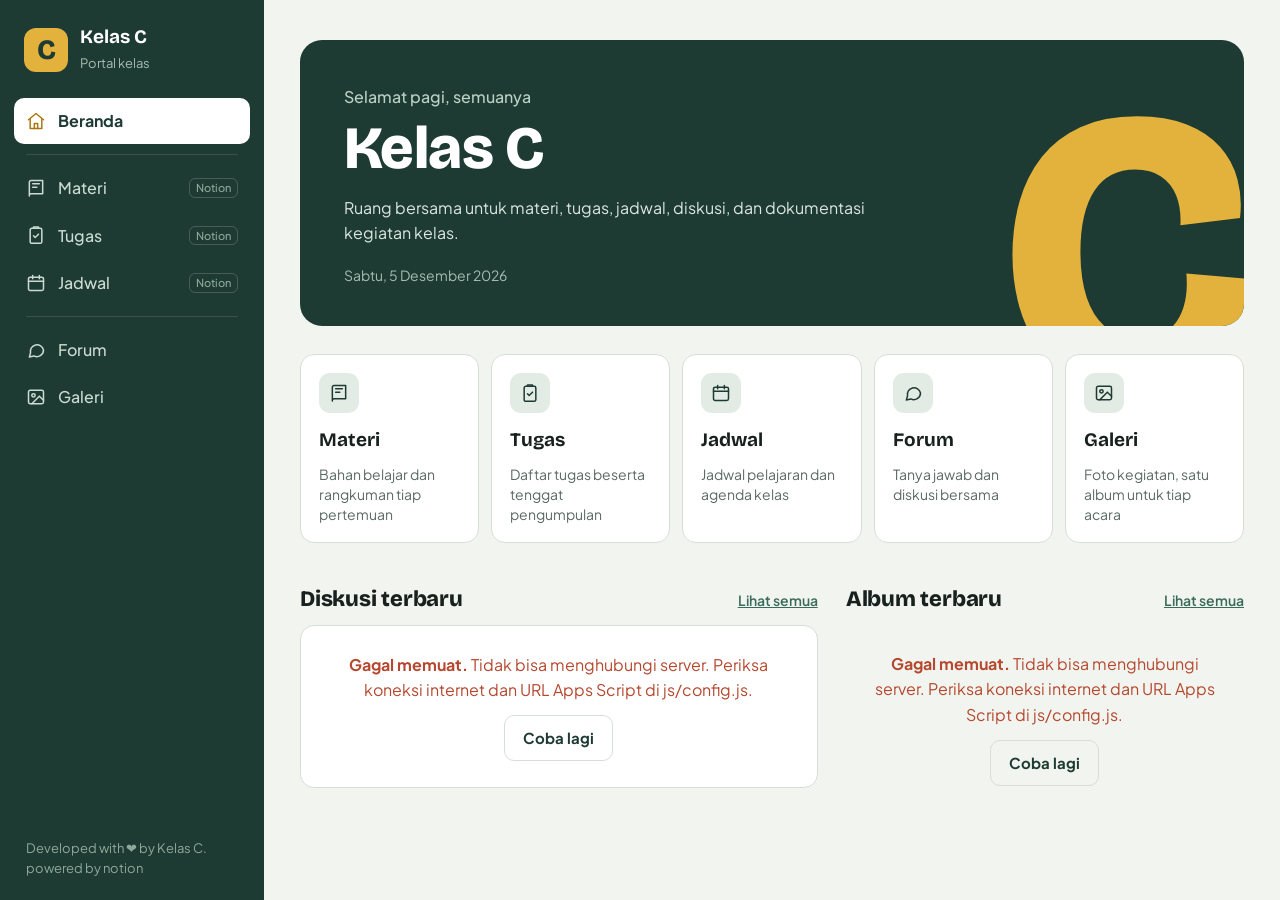
<file: index.html>
<!DOCTYPE html>
<html lang="id">
<head>
  <meta charset="UTF-8">
  <meta name="viewport" content="width=device-width, initial-scale=1">
  <title>Portal Kelas C</title>
  <meta name="description" content="Portal Kelas C: materi, tugas, jadwal, forum diskusi, dan galeri kegiatan.">
  <meta name="theme-color" content="#1E3B33">
  <link rel="icon" href="data:image/svg+xml,%3Csvg xmlns='http://www.w3.org/2000/svg' viewBox='0 0 64 64'%3E%3Crect width='64' height='64' rx='14' fill='%23E3B23C'/%3E%3Ctext x='50%25' y='56%25' text-anchor='middle' dominant-baseline='middle' font-family='Arial' font-weight='700' font-size='40' fill='%231E3B33'%3EC%3C/text%3E%3C/svg%3E">
  <link rel="preconnect" href="https://fonts.googleapis.com">
  <link rel="preconnect" href="https://fonts.gstatic.com" crossorigin>
  <link href="https://fonts.googleapis.com/css2?family=Bricolage+Grotesque:opsz,wght@12..96,600;12..96,800&family=Plus+Jakarta+Sans:wght@400;500;600;700&display=swap" rel="stylesheet">
  <link rel="stylesheet" href="css/style.css">
</head>
<body>

  <!-- Sidebar -->
  <aside class="sidebar" id="sidebar" aria-label="Menu utama">
    <a class="merek" href="#beranda">
      <span class="merek-huruf" id="merekHuruf">C</span>
      <span><strong id="merekNama">C Class</strong><small>Portal kelas</small></span>
    </a>
    <nav class="nav" id="nav"></nav>
    <p class="sidebar-kaki">Developed with ❤️ by Kelas C. powered by notion</p>
  </aside>
  <div class="tirai" id="tirai" hidden></div>

  <!-- Isi utama -->
  <div class="utama">
    <header class="bilah-atas">
      <button class="tombol-menu" id="tombolMenu" type="button" aria-label="Buka menu"
              aria-controls="sidebar" aria-expanded="false" data-ikon="menu"></button>
      <span class="bilah-judul" id="bilahJudul">Kelas C</span>
    </header>
    <main id="view" tabindex="-1"></main>
  </div>

  <!-- Lapisan Notion layar penuh -->
  <section class="notion" id="notion" hidden aria-label="Halaman Notion">
    <div class="notion-bar">
      <button class="tombol-kembali" id="notionKembali" type="button" data-ikon="kembali">Beranda</button>
      <strong class="notion-judul" id="notionJudul"></strong>
      <div class="notion-aksi">
        <a class="tombol-ikon" id="notionBaru" target="_blank" rel="noopener"
           title="Buka di tab baru" aria-label="Buka di tab baru" data-ikon="keluar"></a>
        <button class="tombol-ikon" id="notionPenuh" type="button"
                title="Layar penuh" aria-label="Layar penuh" data-ikon="perbesar"></button>
      </div>
    </div>
    <div class="notion-isi">
      <div class="notion-muat" id="notionMuat"><span class="putar"></span><span>Memuat halaman…</span></div>
      <iframe id="notionFrame" title="Konten Notion" allow="fullscreen; clipboard-write"></iframe>
      <div class="notion-kosong" id="notionKosong" hidden></div>
    </div>
  </section>

  <!-- Penampil foto -->
  <div class="lightbox" id="lightbox" hidden role="dialog" aria-modal="true" aria-label="Penampil foto">
    <button class="lb-tombol lb-tutup" id="lbTutup" type="button" aria-label="Tutup" data-ikon="tutup"></button>
    <button class="lb-tombol lb-sebelum" id="lbSebelum" type="button" aria-label="Foto sebelumnya" data-ikon="kiri"></button>
    <figure class="lb-figur">
      <img id="lbGambar" alt="">
      <figcaption id="lbKet"></figcaption>
    </figure>
    <button class="lb-tombol lb-berikut" id="lbBerikut" type="button" aria-label="Foto berikutnya" data-ikon="kanan"></button>
    <a class="lb-unduh" id="lbUnduh" target="_blank" rel="noopener" data-ikon="unduh">Unduh</a>
    <button class="lb-hapus" id="lbHapus" type="button" aria-label="Hapus foto" data-ikon="sampah">Hapus</button>
  </div>

  <div class="toast" id="toast" role="status" aria-live="polite"></div>

  <script src="js/config.js"></script>
  <script src="js/app.js"></script>
</body>
</html>
</file>
<file: css/style.css>
/* Portal Kelas C: gaya tampilan */
:root {
  --hijau: #1E3B33;       /* warna papan tulis */
  --hijau-2: #28503F;
  --hijau-3: #3A6B58;
  --kertas: #F1F4EF;
  --putih: #FFFFFF;
  --tinta: #18211D;
  --abu: #5B6A63;
  --garis: #D7DED7;
  --kunyit: #E3B23C;      /* aksen */
  --kunyit-tua: #A9790F;
  --bata: #B5482F;        /* galat */
  --font-judul: "Bricolage Grotesque", system-ui, sans-serif;
  --font: "Plus Jakarta Sans", system-ui, -apple-system, "Segoe UI", sans-serif;
  --lebar-sidebar: 264px;
  --r: 14px;
  --r-kecil: 9px;
}

* { box-sizing: border-box; }
[hidden] { display: none !important; }
html { -webkit-text-size-adjust: 100%; }
body {
  margin: 0;
  font-family: var(--font);
  font-size: 16px;
  line-height: 1.6;
  color: var(--tinta);
  background: var(--kertas);
}
body.terkunci { overflow: hidden; }
img { max-width: 100%; display: block; }
a { color: inherit; }
code { font-size: .92em; background: rgba(30,59,51,.08); padding: 1px 6px; border-radius: 5px; }
h1, h2, h3 { font-family: var(--font-judul); font-weight: 800; line-height: 1.15; margin: 0; letter-spacing: -0.01em; }
:focus-visible { outline: 3px solid var(--kunyit); outline-offset: 2px; }
main:focus { outline: none; }
.sr-only { position: absolute; width: 1px; height: 1px; padding: 0; margin: -1px; overflow: hidden; clip: rect(0,0,0,0); border: 0; }

.ikon {
  width: 20px; height: 20px; flex: none;
  fill: none; stroke: currentColor; stroke-width: 1.8;
  stroke-linecap: round; stroke-linejoin: round;
}

/* ---------- Sidebar ---------- */
.sidebar {
  position: fixed; inset: 0 auto 0 0; width: var(--lebar-sidebar);
  background: var(--hijau); color: #E5EDE8;
  display: flex; flex-direction: column;
  padding: 22px 14px; z-index: 40; overflow-y: auto;
}
.merek { display: flex; align-items: center; gap: 12px; text-decoration: none; padding: 4px 10px 24px; }
.merek-huruf {
  width: 44px; height: 44px; border-radius: 12px;
  background: var(--kunyit); color: var(--hijau);
  font-family: var(--font-judul); font-weight: 800; font-size: 28px;
  display: grid; place-items: center;
}
.merek strong { display: block; font-family: var(--font-judul); font-size: 19px; color: #fff; line-height: 1.2; }
.merek small { font-size: 13px; color: #A6BDB1; }

.nav { display: flex; flex-direction: column; gap: 2px; }
.nav a {
  display: flex; align-items: center; gap: 12px;
  padding: 10px 12px; border-radius: 10px;
  text-decoration: none; color: #CBDAD2; font-weight: 500;
}
.nav a span { flex: 1; }
.nav a small { font-size: 11px; color: #8FA89B; border: 1px solid rgba(255,255,255,.18); border-radius: 6px; padding: 0 6px; }
.nav a:hover { background: var(--hijau-2); color: #fff; }
.nav a[aria-current="page"] { background: #fff; color: var(--hijau); font-weight: 700; }
.nav a[aria-current="page"] .ikon { color: var(--kunyit-tua); }
.nav a[aria-current="page"] small { color: var(--abu); border-color: var(--garis); }
.nav-pisah { height: 1px; background: rgba(255,255,255,.12); margin: 8px 12px; }
.sidebar-kaki { margin: auto 0 0; padding: 18px 12px 0; font-size: 13px; line-height: 1.5; color: #8FA89B; }

/* ---------- Tata letak ---------- */
.utama { margin-left: var(--lebar-sidebar); min-height: 100vh; }
.bilah-atas { display: none; }
#view { max-width: 1040px; margin: 0 auto; padding: 40px 36px 72px; }

/* ---------- Beranda ---------- */
.sambut {
  position: relative; overflow: hidden;
  background: var(--hijau); color: #fff;
  border-radius: 22px; padding: 44px 44px 40px; min-height: 260px;
  display: flex; flex-direction: column; justify-content: flex-end;
}
.sambut > *:not(.sambut-huruf) { position: relative; z-index: 1; }
.sambut-huruf {
  position: absolute; right: -10px; bottom: -0.32em;
  font-family: var(--font-judul); font-weight: 800;
  font-size: clamp(240px, 34vw, 400px); line-height: 1;
  color: var(--kunyit); pointer-events: none; user-select: none;
  animation: huruf-masuk .8s cubic-bezier(.2,.7,.2,1) both;
}
@keyframes huruf-masuk { from { transform: translateY(60px) rotate(-8deg); opacity: 0; } }
.sambut .salam { margin: 0 0 4px; color: #BCD1C5; font-weight: 500; }
.sambut h1 { font-size: clamp(38px, 6vw, 60px); max-width: 11ch; }
.sambut-sub { margin: 12px 0 0; max-width: 46ch; color: #DCE7E1; }
.sambut .tanggal { margin: 18px 0 0; font-size: 14px; color: #A6BDB1; }

.pintasan {
  display: grid; grid-template-columns: repeat(auto-fill, minmax(178px, 1fr));
  gap: 12px; margin: 28px 0 44px;
}
.pintasan a {
  display: flex; flex-direction: column; gap: 8px;
  padding: 18px; background: var(--putih);
  border: 1px solid var(--garis); border-radius: var(--r);
  text-decoration: none;
}
.pintasan a:hover { border-color: var(--hijau-3); }
.pintasan strong { font-family: var(--font-judul); font-size: 19px; margin-top: 4px; }
.pintasan .ket { font-size: 14px; color: var(--abu); line-height: 1.45; }
.ikon-kotak {
  width: 40px; height: 40px; border-radius: 11px;
  background: #E3EBE5; color: var(--hijau);
  display: grid; place-items: center;
}
.ikon-kotak.besar { width: 64px; height: 64px; border-radius: 18px; margin: 0 auto 16px; }
.ikon-kotak.besar .ikon { width: 30px; height: 30px; }

.dua-kolom { display: grid; grid-template-columns: 1.3fr 1fr; gap: 28px; align-items: start; }
.judul-bagian { display: flex; align-items: baseline; justify-content: space-between; gap: 12px; margin-bottom: 12px; }
.judul-bagian h2 { font-size: 22px; }
.judul-bagian a { font-size: 14px; font-weight: 600; color: var(--hijau-3); }

.album-mini { display: grid; gap: 10px; }
.album-mini-item {
  display: flex; align-items: center; gap: 12px; text-decoration: none;
  background: var(--putih); border: 1px solid var(--garis); border-radius: var(--r); padding: 10px;
}
.album-mini-item:hover { border-color: var(--hijau-3); }
.mini-sampul {
  width: 64px; height: 64px; border-radius: 10px; overflow: hidden; flex: none;
  background: #DDE5DF; color: var(--hijau-3); display: grid; place-items: center;
}
.mini-sampul img { width: 100%; height: 100%; object-fit: cover; }
.album-mini-item strong { display: block; line-height: 1.3; }
.album-mini-item small { color: var(--abu); font-size: 13px; }

/* ---------- Kepala halaman ---------- */
.hal-kepala { margin-bottom: 26px; }
.hal-kepala h1 { font-size: clamp(32px, 4.4vw, 44px); margin-bottom: 8px; }
.hal-kepala p { margin: 0; color: var(--abu); max-width: 62ch; }
.hal-kepala .meta { margin-bottom: 8px; }
.tautan-kembali {
  display: inline-flex; align-items: center; gap: 6px;
  margin-bottom: 18px; font-weight: 600; font-size: 15px;
  color: var(--hijau-3); text-decoration: none;
}
.tautan-kembali:hover { text-decoration: underline; }

/* ---------- Panel & formulir ---------- */
.panel {
  background: var(--putih); border: 1px solid var(--garis);
  border-radius: var(--r); padding: 18px 22px; margin-bottom: 24px;
}
.panel h3 { font-size: 19px; margin-bottom: 14px; }
.lipat > summary {
  display: flex; align-items: center; gap: 10px; cursor: pointer;
  font-weight: 700; color: var(--hijau); list-style: none;
}
.lipat > summary::-webkit-details-marker { display: none; }
.lipat[open] > summary { margin-bottom: 18px; }
.lipat > summary .ikon { transition: transform .2s; }
.lipat[open] > summary .ikon { transform: rotate(45deg); }

.form { display: grid; gap: 14px; }
.baris { display: grid; grid-template-columns: 1fr 1fr; gap: 14px; }
.isian { display: grid; gap: 6px; font-size: 14px; font-weight: 600; }
input, textarea {
  font: inherit; font-weight: 400; width: 100%;
  padding: 10px 12px; border: 1px solid #C3CEC6; border-radius: var(--r-kecil);
  background: #FBFCFA; color: var(--tinta);
}
input:focus, textarea:focus { outline: none; border-color: var(--hijau-3); box-shadow: 0 0 0 3px rgba(58,107,88,.2); }
textarea { min-height: 130px; resize: vertical; }
textarea.pendek { min-height: 80px; }

.tombol {
  display: inline-flex; align-items: center; justify-content: center; gap: 8px;
  font: inherit; font-weight: 700; font-size: 15px;
  padding: 10px 18px; border-radius: 10px; border: 0;
  background: var(--hijau); color: #fff; cursor: pointer; text-decoration: none;
}
.tombol:hover { background: var(--hijau-2); }
.tombol:disabled { opacity: .6; cursor: progress; }
.tombol.sekunder { background: transparent; color: var(--hijau); border: 1px solid var(--garis); }
.tombol.sekunder:hover { border-color: var(--hijau-3); }
.baris-aksi { display: flex; align-items: center; gap: 14px; flex-wrap: wrap; }
.progres { font-size: 14px; color: var(--abu); }

/* ---------- Status ---------- */
.memuat { display: flex; align-items: center; gap: 10px; padding: 22px; color: var(--abu); grid-column: 1 / -1; }
.putar {
  width: 20px; height: 20px; flex: none; border-radius: 50%;
  border: 3px solid var(--garis); border-top-color: var(--hijau);
  animation: putar .8s linear infinite;
}
@keyframes putar { to { transform: rotate(360deg); } }
.kosong { padding: 26px 22px; color: var(--abu); text-align: center; grid-column: 1 / -1; }
.kosong.galat { color: var(--bata); }
.kosong.galat .tombol { margin-top: 12px; }
.catatan {
  border: 1px dashed var(--kunyit-tua); background: #FCF5E3;
  border-radius: var(--r); padding: 16px 18px; color: #574311; margin-bottom: 24px;
}

/* ---------- Forum ---------- */
.daftar-topik { background: var(--putih); border: 1px solid var(--garis); border-radius: var(--r); overflow: hidden; }
.topik { display: block; padding: 18px 22px; border-bottom: 1px solid var(--garis); text-decoration: none; }
.topik:last-child { border-bottom: 0; }
.topik:hover { background: #F6F8F5; }
.topik h3 { font-size: 18px; margin-bottom: 4px; }
.topik p {
  margin: 0 0 8px; color: var(--abu); font-size: 15px;
  display: -webkit-box; -webkit-line-clamp: 2; -webkit-box-orient: vertical; overflow: hidden;
}
.ringkas .topik { padding: 14px 18px; }
.ringkas .topik h3 { font-size: 16px; }
.meta { display: flex; flex-wrap: wrap; align-items: center; gap: 4px 14px; font-size: 13px; color: var(--abu); margin: 0; }
.lencana { background: #FBEFCF; color: #6E520C; border-radius: 999px; padding: 1px 10px; font-weight: 600; }

.pos { background: var(--putih); border: 1px solid var(--garis); border-radius: var(--r); padding: 18px 22px; margin-bottom: 12px; }
.pos-utama { padding: 26px 28px; }
.pos-utama h1 { font-size: clamp(26px, 3.6vw, 36px); margin-bottom: 18px; }
.pos-penulis { display: flex; align-items: center; gap: 10px; margin-bottom: 12px; }
.pos-penulis strong { display: block; font-size: 15px; line-height: 1.3; }
.pos-penulis span { font-size: 13px; color: var(--abu); }
.pos-isi { white-space: pre-wrap; overflow-wrap: anywhere; max-width: 72ch; }
.avatar {
  width: 36px; height: 36px; border-radius: 50%; flex: none;
  color: #fff; font-weight: 700; font-size: 13px;
  display: grid; place-items: center;
}
.judul-balasan { font-size: 20px; margin: 30px 0 12px; }
.daftar-balasan { margin-bottom: 24px; }

/* ---------- Galeri ---------- */
.album-grid { display: grid; grid-template-columns: repeat(auto-fill, minmax(220px, 1fr)); gap: 28px 24px; }
.album { display: block; text-decoration: none; }
.album-sampul {
  aspect-ratio: 4 / 3; border-radius: 12px; overflow: hidden;
  background: #DDE5DF; color: var(--hijau-3);
  display: grid; place-items: center; margin: 0 12px 14px 0;
  /* tumpukan foto di belakang sampul */
  box-shadow:
    6px 6px 0 -1px var(--kertas), 6px 6px 0 0 #C9D3CB,
    12px 12px 0 -1px var(--kertas), 12px 12px 0 0 #C9D3CB;
}
.album-sampul img { width: 100%; height: 100%; object-fit: cover; }
.album-sampul .ikon { width: 34px; height: 34px; }
.album:hover .album-sampul { box-shadow:
    6px 6px 0 -1px var(--kertas), 6px 6px 0 0 var(--hijau-3),
    12px 12px 0 -1px var(--kertas), 12px 12px 0 0 var(--hijau-3); }
.album h3 { font-size: 18px; margin-bottom: 4px; }

.zona-unggah {
  display: grid; justify-items: center; gap: 4px; text-align: center;
  padding: 26px 18px; border: 2px dashed #B9C6BD; border-radius: var(--r);
  background: #F7F9F6; cursor: pointer; color: var(--abu); font-size: 14px;
}
.zona-unggah strong { color: var(--hijau); font-size: 16px; }
.zona-unggah .ikon { width: 28px; height: 28px; color: var(--hijau-3); margin-bottom: 4px; }
.zona-unggah:hover, .zona-unggah.seret { border-color: var(--hijau-3); background: #EEF3EF; }
.form:focus-within .zona-unggah:has(+ input:focus-visible) { outline: 3px solid var(--kunyit); }
.pratinjau { display: flex; flex-wrap: wrap; align-items: center; gap: 8px; }
.pratinjau img { width: 64px; height: 64px; object-fit: cover; border-radius: 8px; }
.pratinjau span { font-size: 14px; color: var(--abu); margin-left: 4px; }

.foto-grid { display: grid; grid-template-columns: repeat(auto-fill, minmax(160px, 1fr)); gap: 8px; }
.foto {
  padding: 0; border: 0; cursor: zoom-in; background: #DDE5DF;
  aspect-ratio: 1; border-radius: 8px; overflow: hidden;
}
.foto img { width: 100%; height: 100%; object-fit: cover; }
.foto:hover img { opacity: .9; }

/* ---------- Lapisan Notion ---------- */
.notion { position: fixed; inset: 0; z-index: 100; background: var(--putih); display: flex; flex-direction: column; }
.notion-bar {
  height: 58px; flex: none; display: flex; align-items: center; gap: 12px;
  padding: 0 12px; background: var(--hijau); color: #fff;
}
.tombol-kembali {
  display: inline-flex; align-items: center; gap: 8px;
  font: inherit; font-weight: 700; font-size: 15px;
  background: var(--kunyit); color: var(--hijau);
  border: 0; border-radius: 10px; padding: 8px 14px; cursor: pointer;
}
.tombol-kembali:hover { background: #EBC25B; }
.notion-judul { flex: 1; text-align: center; font-family: var(--font-judul); font-size: 18px; font-weight: 600; }
.notion-aksi { display: flex; gap: 6px; }
.tombol-ikon {
  width: 40px; height: 40px; display: grid; place-items: center;
  border-radius: 10px; background: transparent; color: #fff; cursor: pointer;
  border: 1px solid rgba(255,255,255,.22);
}
.tombol-ikon:hover { background: var(--hijau-2); }
.notion-isi { flex: 1; position: relative; background: var(--putih); }
.notion-isi iframe { position: absolute; inset: 0; width: 100%; height: 100%; border: 0; }
.notion-muat { position: absolute; inset: 0; display: flex; align-items: center; justify-content: center; gap: 10px; color: var(--abu); }
.notion-kosong { position: absolute; inset: 0; display: grid; place-items: center; padding: 24px; text-align: center; background: var(--kertas); }
.notion-kosong h2 { font-size: 26px; margin-bottom: 8px; }
.notion-kosong p { color: var(--abu); max-width: 44ch; margin: 0 auto 20px; }

/* ---------- Penampil foto ---------- */
.lightbox {
  position: fixed; inset: 0; z-index: 200;
  background: rgba(8,15,12,.95);
  display: flex; align-items: center; justify-content: center;
}
.lb-figur { margin: 0; display: grid; justify-items: center; gap: 14px; padding: 60px 70px 70px; }
.lb-figur img { max-width: 100%; max-height: calc(100vh - 150px); object-fit: contain; border-radius: 6px; }
.lb-figur figcaption { color: #D7E3DC; font-size: 14px; text-align: center; display: flex; flex-wrap: wrap; justify-content: center; gap: 4px 16px; }
.lb-tombol {
  position: absolute; width: 46px; height: 46px; border-radius: 50%;
  border: 0; background: rgba(255,255,255,.1); color: #fff; cursor: pointer;
  display: grid; place-items: center;
}
.lb-tombol:hover { background: rgba(255,255,255,.2); }
.lb-tutup { top: 14px; right: 14px; }
.lb-sebelum { left: 14px; top: 50%; transform: translateY(-50%); }
.lb-berikut { right: 14px; top: 50%; transform: translateY(-50%); }
.lb-unduh {
  position: absolute; top: 18px; left: 18px;
  display: inline-flex; align-items: center; gap: 6px;
  color: #fff; font-weight: 600; font-size: 14px; text-decoration: none;
  padding: 8px 12px; border-radius: 10px; background: rgba(255,255,255,.1);
}
.lb-hapus {
  position: absolute; top: 18px; left: 104px;
  display: inline-flex; align-items: center; gap: 6px;
  color: #fff; font: inherit; font-weight: 600; font-size: 14px;
  border: 0; padding: 8px 12px; border-radius: 10px; background: rgba(138,59,42,.8); cursor: pointer;
}
.lb-hapus:hover { background: #8A3B2A; }

/* ---------- Toast ---------- */
.toast {
  position: fixed; left: 50%; bottom: 24px; z-index: 300;
  transform: translate(-50%, 16px); opacity: 0; pointer-events: none;
  background: var(--tinta); color: #fff; font-weight: 600; font-size: 15px;
  padding: 12px 18px; border-radius: 12px; max-width: min(92vw, 520px);
  transition: opacity .2s, transform .2s;
}
.toast.tampil { opacity: 1; transform: translate(-50%, 0); }
.toast.galat { background: var(--bata); }

/* ---------- Layar kecil ---------- */
@media (max-width: 900px) {
  .sidebar { transform: translateX(-100%); transition: transform .25s ease; box-shadow: 10px 0 30px rgba(0,0,0,.2); }
  .sidebar.buka { transform: none; }
  .tirai { position: fixed; inset: 0; background: rgba(10,20,16,.45); z-index: 35; }
  .utama { margin-left: 0; }
  .bilah-atas {
    display: flex; align-items: center; gap: 10px;
    position: sticky; top: 0; z-index: 30;
    padding: 10px 14px; background: var(--kertas); border-bottom: 1px solid var(--garis);
  }
  .tombol-menu {
    width: 42px; height: 42px; display: grid; place-items: center;
    border: 1px solid var(--garis); border-radius: 10px; background: var(--putih); color: var(--hijau); cursor: pointer;
  }
  .bilah-judul { font-family: var(--font-judul); font-weight: 800; font-size: 18px; }
  #view { padding: 22px 16px 56px; }
  .dua-kolom { grid-template-columns: 1fr; }
}
@media (max-width: 640px) {
  .sambut { padding: 30px 24px 28px; min-height: 230px; }
  .sambut-huruf { right: -30px; opacity: .9; }
  .baris { grid-template-columns: 1fr; }
  .pintasan { grid-template-columns: 1fr 1fr; }
  .album-grid { grid-template-columns: 1fr 1fr; gap: 22px 14px; }
  .foto-grid { grid-template-columns: repeat(3, 1fr); gap: 4px; }
  .pos-utama { padding: 20px; }
  .notion-judul { font-size: 16px; }
  .lb-figur { padding: 64px 10px 70px; }
  .lb-sebelum, .lb-berikut { top: auto; bottom: 14px; transform: none; }
}
@media (prefers-reduced-motion: reduce) {
  *, *::before, *::after { transition: none !important; }
  .sambut-huruf { animation: none; }
  .putar { animation-duration: 2s; }
}
</file>
